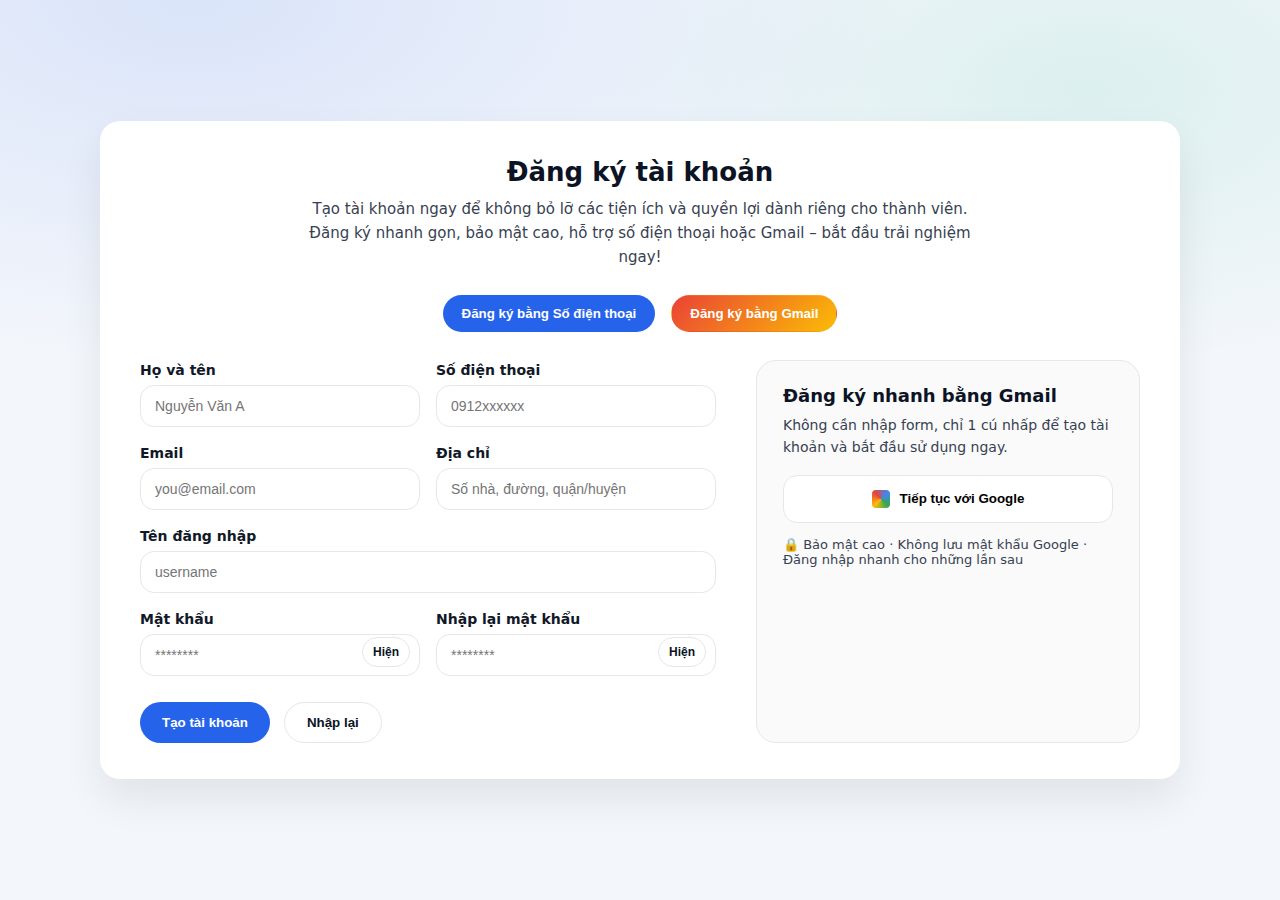
<file: docs/laravel-register-ui-light-darktext-toggle-v2.html>
<!doctype html>
<html lang="vi">
<head>
  <meta charset="utf-8">
  <meta name="viewport" content="width=device-width, initial-scale=1">
  <title>Đăng ký tài khoản</title>
  <style>
    :root{
      --bg:#f3f6fb;
      --card:#ffffff;
      --text:#0b1324;        /* darker main text */
      --muted:#374151;       /* darker secondary text */
      --line:#e5e7eb;
      --primary:#2563eb;
      --primary2:#1d4ed8;
      --shadow:0 20px 40px rgba(0,0,0,.08);
      --radius:20px;
    }
    *{box-sizing:border-box}
    body{
      margin:0;
      font-family: system-ui,-apple-system,Segoe UI,Roboto,Arial;
      background:
        radial-gradient(1200px 600px at 15% 0%, rgba(37,99,235,.12), transparent 60%),
        radial-gradient(900px 500px at 85% 10%, rgba(16,185,129,.10), transparent 55%),
        var(--bg);
      color:var(--text);
      min-height:100vh;
      display:flex;
      align-items:center;
      justify-content:center;
      padding:24px;
    }
    .card{
      width:min(1080px,100%);
      background:var(--card);
      border-radius:var(--radius);
      box-shadow:var(--shadow);
      padding:36px 40px;
    }
    h1{
      text-align:center;
      margin:0;
      font-size:26px;
      font-weight:800;
    }
    .desc{
      text-align:center;
      margin:10px auto 26px;
      max-width:680px;
      font-size:15px;
      line-height:1.6;
      color:var(--muted);
    }

    .tabs{
      display:flex;
      justify-content:center;
      gap:16px;
      margin-bottom:28px;
    }
    .tab{
      padding:10px 18px;
      border-radius:999px;
      border:1px solid var(--line);
      background:#fff;
      cursor:pointer;
      font-weight:700;
      color:var(--text);
    }
    .tab.active{
      background:var(--primary);
      color:#fff;
      border-color:transparent;
    }

    .content{
      display:grid;
      grid-template-columns:1.2fr .8fr;
      gap:40px;
    }
    @media(max-width:900px){
      .content{grid-template-columns:1fr}
    }

    .grid{
      display:grid;
      grid-template-columns:1fr 1fr;
      gap:16px;
    }
    .full{grid-column:1/-1}
    label{
      font-size:14px;
      font-weight:600;
      color:#111827;
    }
    input{
      margin-top:6px;
      width:100%;
      padding:12px 14px;
      border-radius:14px;
      border:1px solid var(--line);
      font-size:14px;
      color:var(--text);
    }

    .actions{
      margin-top:26px;
      display:flex;
      gap:14px;
    }
    .btn{
      padding:12px 22px;
      border-radius:999px;
      font-weight:700;
      cursor:pointer;
      border:0;
    }
    .btn.primary{
      background:var(--primary);
      color:#fff;
    }
    .btn.ghost{
      background:#fff;
      border:1px solid var(--line);
      color:var(--text);
    }

    /* Gmail box */
    .gmail-box{
      padding:24px 26px;
      border:1px solid var(--line);
      border-radius:20px;
      background:#fafafa;
    }
    .gmail-box h3{
      margin:0 0 8px;
      font-size:18px;
      font-weight:800;
    }
    .gmail-box p{
      margin:0 0 16px;
      font-size:14px;
      color:var(--muted);
      line-height:1.6;
    }
    .gbtn{
      width:100%;
      padding:14px;
      border-radius:14px;
      border:1px solid var(--line);
      background:#fff;
      font-weight:700;
      display:flex;
      align-items:center;
      justify-content:center;
      gap:10px;
      cursor:pointer;
    }
    .gicon{
      width:18px;height:18px;border-radius:4px;
      background:conic-gradient(from 45deg,#4285F4,#34A853,#FBBC05,#EA4335,#4285F4);
    }
    .secure{
      margin-top:14px;
      font-size:13px;
      color:#374151;
    }
  
    .pass-wrap{position:relative}
    .toggle-pass{
      position:absolute;
      right:10px;
      top:50%;
      transform:translateY(-50%);
      border:1px solid var(--line);
      background:#fff;
      color:var(--text);
      padding:7px 10px;
      border-radius:999px;
      cursor:pointer;
      font-weight:700;
      font-size:12px;
    }
    .toggle-pass:active{transform:translateY(-50%) scale(.98)}

  
    /* Gmail tab (đặc trưng Google/Gmail) */
    .tab.gmail-tab{
      background:linear-gradient(135deg,#EA4335,#FBBC05);
      color:#fff;
      border-color:transparent;
    }
    .tab.gmail-tab:hover{filter:brightness(.98)}
    /* Căn giữa nút Hiện/Ẩn trong ô mật khẩu (tránh lệch do margin collapse) */
    .pass-wrap{position:relative; padding-top:6px;}
    .pass-wrap input{margin-top:0;}

  </style>
</head>
<body>
  <div class="card">
    <h1>Đăng ký tài khoản</h1>
    <div class="desc">
      Tạo tài khoản ngay để không bỏ lỡ các tiện ích và quyền lợi dành riêng cho thành viên.<br>
      Đăng ký nhanh gọn, bảo mật cao, hỗ trợ số điện thoại hoặc Gmail – bắt đầu trải nghiệm ngay!
    </div>

    <div class="tabs">
      <button class="tab active">Đăng ký bằng Số điện thoại</button>
      <button class="tab gmail-tab">Đăng ký bằng Gmail</button>
    </div>

    <div class="content">
      <!-- FORM -->
      <div>
        <div class="grid">
          <div>
            <label>Họ và tên</label>
            <input placeholder="Nguyễn Văn A">
          </div>
          <div>
            <label>Số điện thoại</label>
            <input placeholder="0912xxxxxx">
          </div>
          <div>
            <label>Email</label>
            <input placeholder="you@email.com">
          </div>
          <div>
            <label>Địa chỉ</label>
            <input placeholder="Số nhà, đường, quận/huyện">
          </div>
          <div class="full">
            <label>Tên đăng nhập</label>
            <input placeholder="username">
          </div>
          <div>
            <label>Mật khẩu</label>
            <div class="pass-wrap">
              <input id="password" type="password" placeholder="********">
              <button class="toggle-pass" type="button" data-target="password">Hiện</button>
            </div>
          </div>
          <div>
            <label>Nhập lại mật khẩu</label>
            <div class="pass-wrap">
              <input id="password2" type="password" placeholder="********">
              <button class="toggle-pass" type="button" data-target="password2">Hiện</button>
            </div>
          </div>
        </div>

        <div class="actions">
          <button class="btn primary">Tạo tài khoản</button>
          <button class="btn ghost">Nhập lại</button>
        </div>
      </div>

      <!-- GMAIL -->
      <div class="gmail-box">
        <h3>Đăng ký nhanh bằng Gmail</h3>
        <p>Không cần nhập form, chỉ 1 cú nhấp để tạo tài khoản và bắt đầu sử dụng ngay.</p>
        <button class="gbtn">
          <span class="gicon"></span>
          Tiếp tục với Google
        </button>
        <div class="secure">
          🔒 Bảo mật cao · Không lưu mật khẩu Google · Đăng nhập nhanh cho những lần sau
        </div>
      </div>
    </div>
  </div>

  <script>
    document.querySelectorAll('.toggle-pass').forEach(btn => {
      btn.addEventListener('click', () => {
        const id = btn.getAttribute('data-target');
        const input = document.getElementById(id);
        const isPass = input.type === 'password';
        input.type = isPass ? 'text' : 'password';
        btn.textContent = isPass ? 'Ẩn' : 'Hiện';
      });
    });
  </script>

</body>
</html>
</file>
